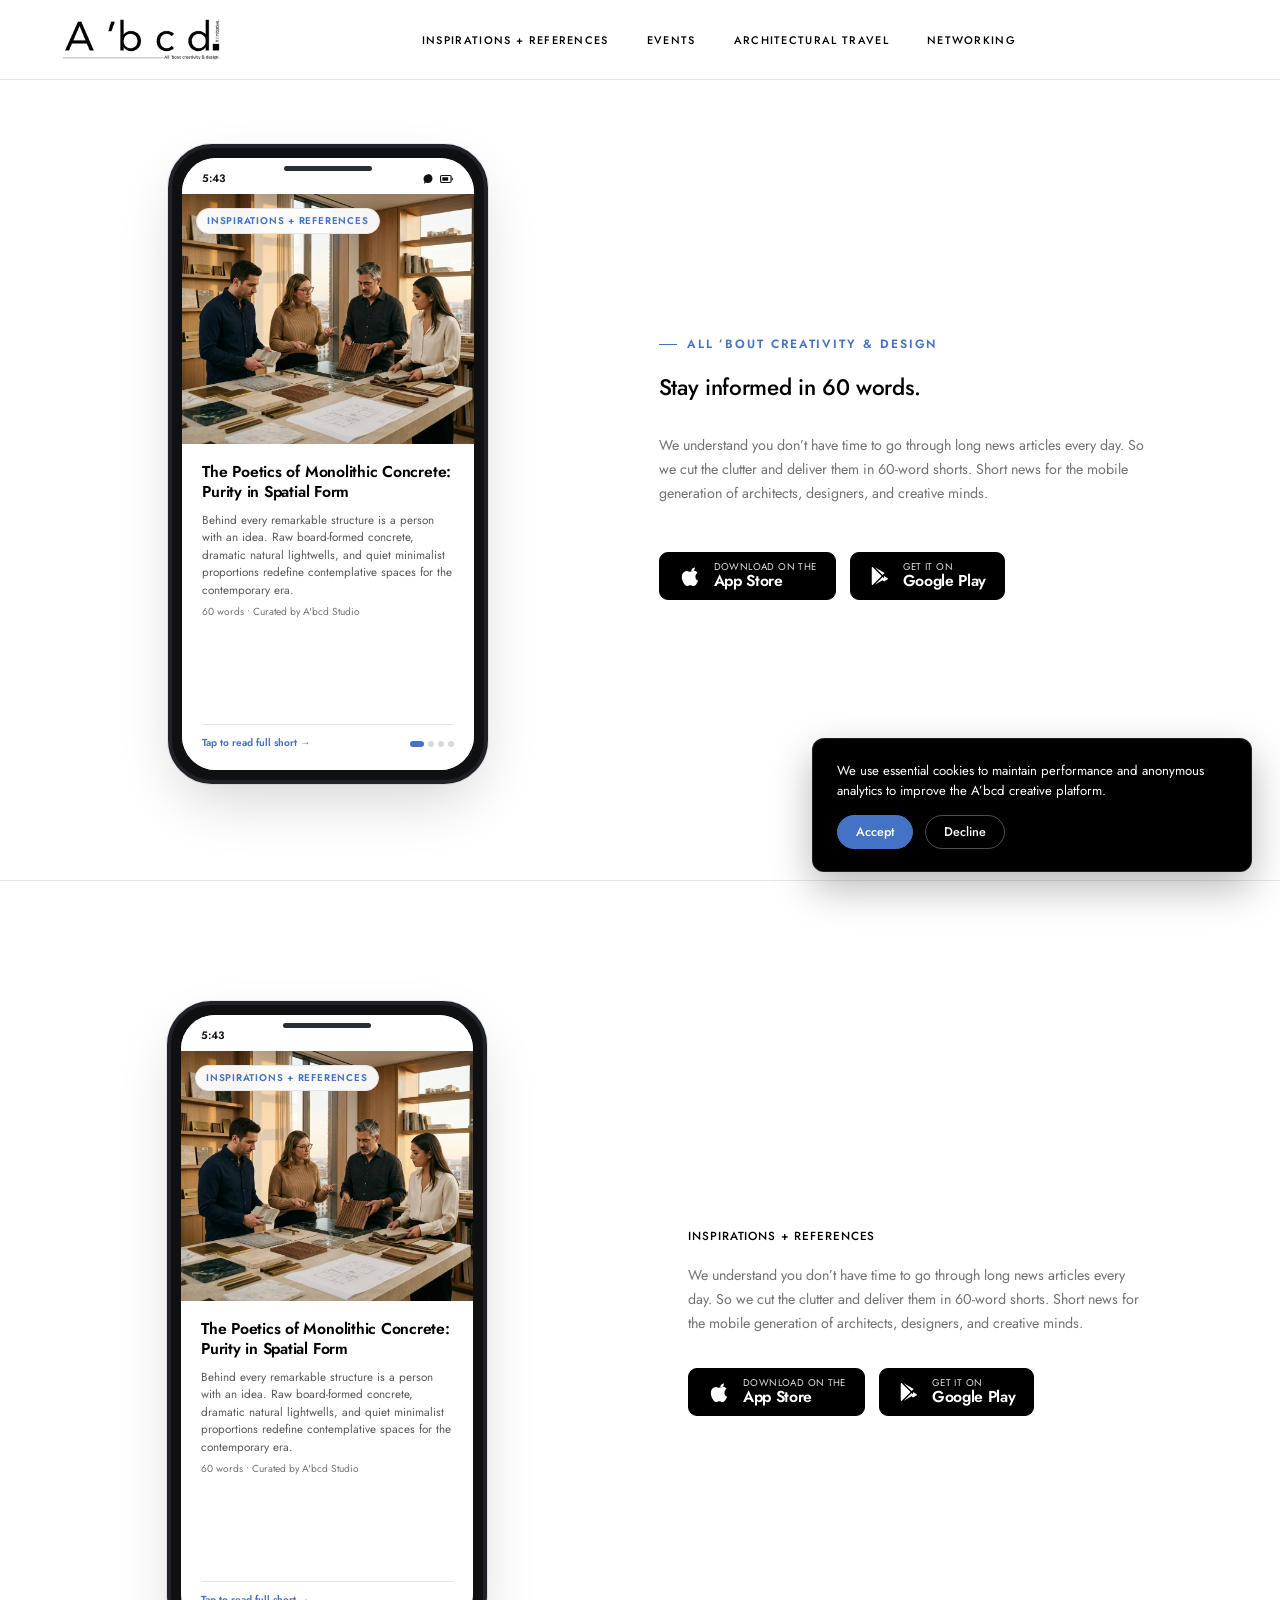
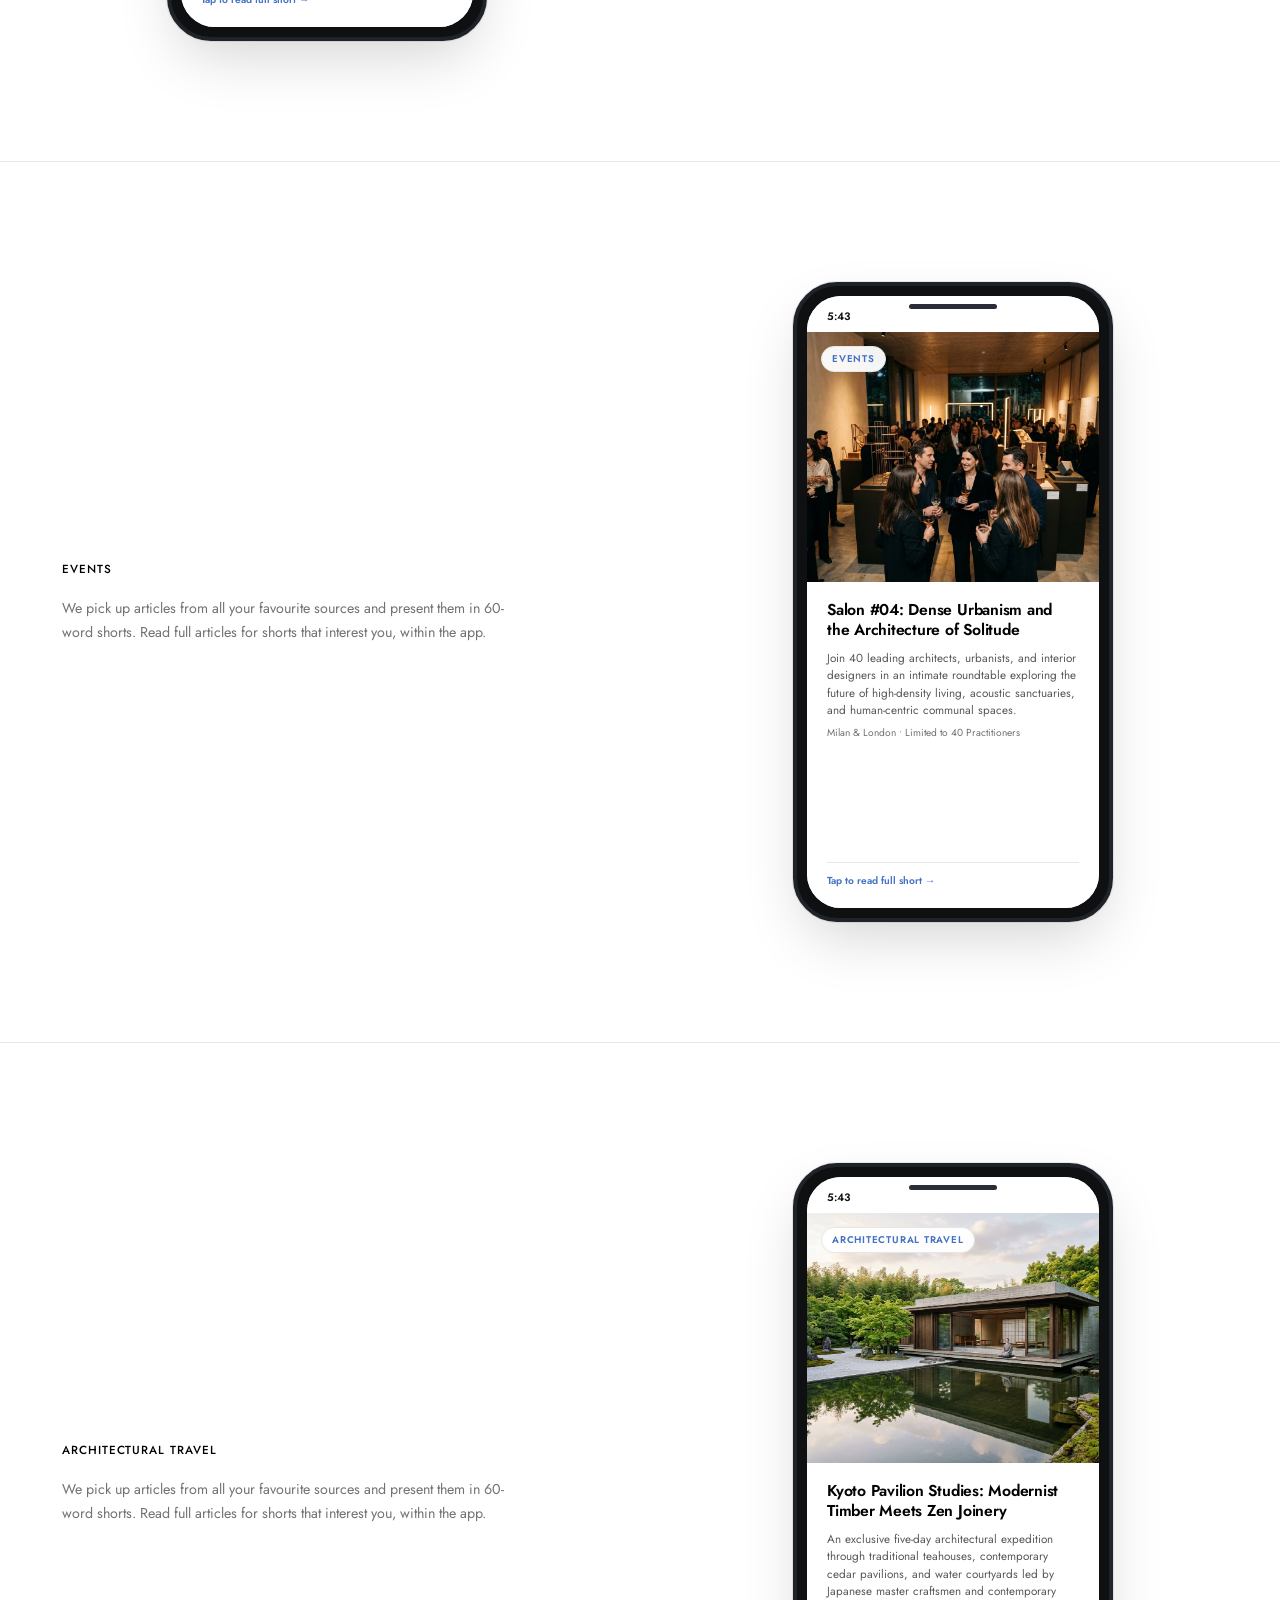
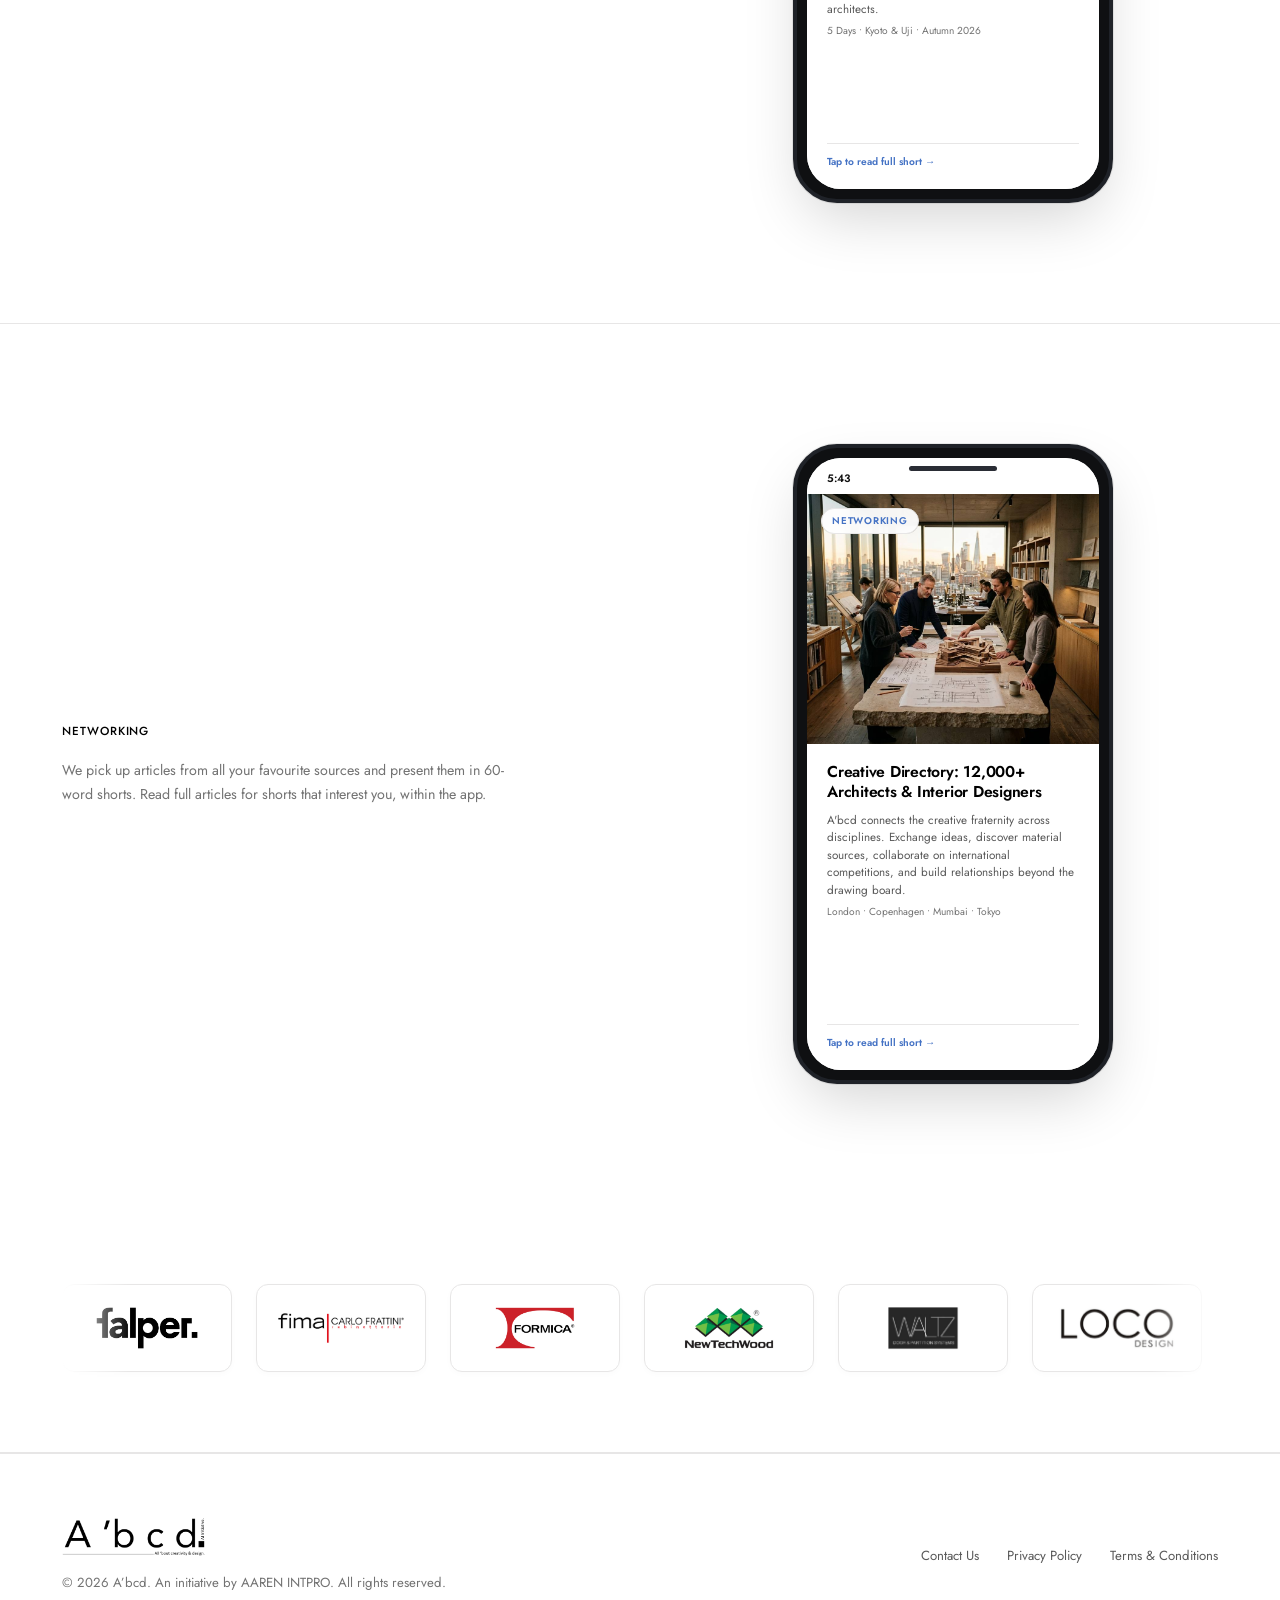
<file: index.html>
<!DOCTYPE html>
<html lang="en">
<head>
  <meta charset="utf-8" />
  <meta name="viewport" content="width=device-width, initial-scale=1.0" />
  <title>A’bcd — all ’bout creativity &amp; design | An initiative by AAREN INTPRO</title>
  <meta name="description" content="A’bcd brings architects, interior designers, and the wider creative fraternity together to discover curated 60-word design intelligence, inspirations, events, architectural travel, and networking." />
  <link rel="icon" type="image/png" href="images/reference/logo.png" />
  <link rel="apple-touch-icon" href="images/reference/logo.png" />
  <link rel="preconnect" href="https://fonts.googleapis.com" />
  <link rel="preconnect" href="https://fonts.gstatic.com" crossorigin />
  <link href="https://fonts.googleapis.com/css2?family=Cormorant+Garamond:ital,wght@0,400;0,500;0,600;1,400;1,500&amp;family=Jost:wght@300;400;500;600;700&amp;display=swap" rel="stylesheet" />
  <link rel="stylesheet" href="style.css" />
</head>
<body>

  <!-- Site Header -->
  <header class="site-header">
    <div class="container header-container">
      <a href="#hero" class="brand-link" aria-label="A’bcd — All ’bout creativity &amp; design Home">
        <img src="images/reference/logo.png" alt="A’bcd — all ’bout creativity &amp; design" class="brand-logo-image" width="165" height="44" />
      </a>
      
      <nav class="main-nav" id="mainNav" aria-label="Main Navigation">
        <ul class="nav-list">
          <li><a href="#inspirations" class="nav-link">Inspirations + References</a></li>
          <li><a href="#events" class="nav-link">Events</a></li>
          <li><a href="#travel" class="nav-link">Architectural Travel</a></li>
          <li><a href="#networking" class="nav-link">Networking</a></li>
        </ul>
      </nav>

      <div class="header-actions">
        <button class="menu-toggle" id="menuToggle" aria-label="Toggle navigation menu" aria-expanded="false" aria-controls="mainNav">
          <span></span>
          <span></span>
          <span></span>
        </button>
      </div>
    </div>
  </header>

  <main>
    <!-- Slide 1: Hero Section -->
    <section class="hero-section" id="hero">
      <div class="container hero-grid">
        <!-- Left: Interactive Smartphone Mockup -->
        <div class="phone-mockup-wrapper">
          <div class="phone-mockup">
            <div class="phone-screen">
              <div class="phone-status-bar">
                <span>5:43</span>
                <div class="phone-status-icons">
                  <svg width="12" height="12" viewBox="0 0 24 24" fill="currentColor">
                    <path d="M12 3c-4.97 0-9 4.03-9 9 0 2.12.74 4.07 1.97 5.61L4.35 19.4c-.39.39-.39 1.02 0 1.41.39.39 1.02.39 1.41 0l1.9-1.9C9.28 19.57 10.59 20 12 20c4.97 0 9-4.03 9-9s-4.03-9-9-9z"/>
                  </svg>
                  <svg width="14" height="10" viewBox="0 0 24 16" fill="currentColor">
                    <rect x="1" y="2" width="18" height="12" rx="2" fill="none" stroke="currentColor" stroke-width="2"/>
                    <rect x="4" y="5" width="10" height="6" fill="currentColor"/>
                    <path d="M21 6v4" stroke="currentColor" stroke-width="2"/>
                  </svg>
                </div>
              </div>

              <!-- Live Card Container -->
              <div class="phone-card" id="phoneLiveCard" title="Tap to read full piece" style="cursor: pointer;">
                <div class="phone-card-media">
                  <img id="phoneCardImg" src="images/reference/hero_card.jpeg" alt="The Poetics of Monolithic Concrete: Purity in Spatial Form" class="phone-card-img" />
                  <span class="phone-card-badge" id="phoneCardBadge">Inspirations + References</span>
                </div>
                <div class="phone-card-body">
                  <div>
                    <h4 class="phone-card-headline" id="phoneCardHeadline">The Poetics of Monolithic Concrete: Purity in Spatial Form</h4>
                    <p class="phone-card-text" id="phoneCardText">Behind every remarkable structure is a person with an idea. Raw board-formed concrete, dramatic natural lightwells, and quiet minimalist proportions redefine contemplative spaces for the contemporary era.</p>
                    <p class="phone-card-meta" id="phoneCardMeta">60 words • Curated by A'bcd Studio</p>
                  </div>
                  <div class="phone-card-footer">
                    <span class="phone-tap-prompt">Tap to read full short →</span>
                    <div class="phone-swipe-indicator">
                      <span class="phone-dot active" data-index="0" title="Inspirations"></span>
                      <span class="phone-dot" data-index="1" title="Events"></span>
                      <span class="phone-dot" data-index="2" title="Architectural Travel"></span>
                      <span class="phone-dot" data-index="3" title="Networking"></span>
                    </div>
                  </div>
                </div>
              </div>
            </div>
          </div>
        </div>

        <!-- Right: Editorial Presentation Copy & Official Store Badges -->
        <div class="hero-copy">
          <div class="hero-header-block">
            <span class="category-eyebrow">All ’bout creativity &amp; design</span>
            <h1 class="hero-title">Stay informed in 60 words.</h1>
          </div>
          <p class="lead-body hero-description">
            We understand you don’t have time to go through long news articles every day. So we cut the clutter and deliver them in 60-word shorts. Short news for the mobile generation of architects, designers, and creative minds.
          </p>
          
          <div class="store-badges">
            <a href="https://apps.apple.com" target="_blank" rel="noopener" class="store-badge" aria-label="Download on the App Store">
              <svg width="24" height="24" viewBox="0 0 24 24">
                <path d="M18.71 19.5c-.83 1.24-1.71 2.45-3.05 2.47-1.34.03-1.77-.79-3.29-.79-1.53 0-2 .77-3.27.82-1.31.05-2.3-1.32-3.14-2.53C4.25 17 2.94 12.45 4.7 9.39c.87-1.52 2.43-2.48 4.12-2.51 1.28-.02 2.5.87 3.29.87.78 0 2.26-1.07 3.81-.91.65.03 2.47.26 3.64 1.98-.09.06-2.17 1.28-2.15 3.81.03 3.02 2.65 4.03 2.68 4.04-.03.07-.42 1.44-1.38 2.83M15.97 6.37c.61-.75 1.04-1.8 0.92-2.87-.9.04-2.02.6-2.66 1.34-.56.64-1.05 1.71-.92 2.74 1.01.08 2.05-.46 2.66-1.21z"/>
              </svg>
              <div class="store-badge-text">
                <span class="caption">Download on the</span>
                <span class="store-name">App Store</span>
              </div>
            </a>
            <a href="https://play.google.com/store" target="_blank" rel="noopener" class="store-badge" aria-label="Get it on Google Play">
              <svg width="22" height="24" viewBox="0 0 24 24">
                <path d="M3.609 1.814L13.792 12 3.61 22.186c-.37-.367-.61-.91-.61-1.554V3.368c0-.644.24-1.187.61-1.554zm11.24 11.243l2.25 2.25-10.742 6.138 8.492-8.388zm0-2.114L6.357 2.555l10.742 6.138-2.25 2.25zm1.536 1.057l3.666 2.095c.87.498.87 1.314 0 1.812l-3.666 2.095-2.023-2.023 2.023-1.979z"/>
              </svg>
              <div class="store-badge-text">
                <span class="caption">GET IT ON</span>
                <span class="store-name">Google Play</span>
              </div>
            </a>
          </div>
        </div>
      </div>
    </section>

    <!-- Slide 2: Inspirations + References -->
    <section class="ppt-section" id="inspirations">
      <div class="container ppt-grid ppt-left">
        <!-- Phone Mockup on Left -->
        <div class="phone-mockup-wrapper">
          <div class="phone-mockup">
            <div class="phone-screen">
              <div class="phone-status-bar">
                <span>5:43</span>
              </div>
              <div class="phone-card" data-read-short data-category="Inspirations + References" data-headline="The Poetics of Monolithic Concrete: Purity in Spatial Form" data-img="images/reference/inspirations_card.jpeg" data-text="Behind every remarkable structure is a person with an idea. Raw board-formed concrete, dramatic natural lightwells, and quiet minimalist proportions redefine contemplative spaces for the contemporary era." data-meta="60 words • Curated by A'bcd Studio" style="cursor: pointer;">
                <div class="phone-card-media">
                  <img src="images/reference/inspirations_card.jpeg" alt="Inspirations + References" class="phone-card-img" />
                  <span class="phone-card-badge">Inspirations + References</span>
                </div>
                <div class="phone-card-body">
                  <div>
                    <h4 class="phone-card-headline">The Poetics of Monolithic Concrete: Purity in Spatial Form</h4>
                    <p class="phone-card-text">Behind every remarkable structure is a person with an idea. Raw board-formed concrete, dramatic natural lightwells, and quiet minimalist proportions redefine contemplative spaces for the contemporary era.</p>
                    <p class="phone-card-meta">60 words • Curated by A'bcd Studio</p>
                  </div>
                  <div class="phone-card-footer">
                    <span class="phone-tap-prompt">Tap to read full short →</span>
                  </div>
                </div>
              </div>
            </div>
          </div>
        </div>

        <!-- Copy on Right -->
        <div class="ppt-copy">
          <span class="ppt-label">Inspirations + References</span>
          <p class="lead-body">
            We understand you don’t have time to go through long news articles every day. So we cut the clutter and deliver them in 60-word shorts. Short news for the mobile generation of architects, designers, and creative minds.
          </p>
          <div class="store-badges">
            <a href="https://apps.apple.com" target="_blank" rel="noopener" class="store-badge" aria-label="Download on the App Store">
              <svg width="24" height="24" viewBox="0 0 24 24">
                <path d="M18.71 19.5c-.83 1.24-1.71 2.45-3.05 2.47-1.34.03-1.77-.79-3.29-.79-1.53 0-2 .77-3.27.82-1.31.05-2.3-1.32-3.14-2.53C4.25 17 2.94 12.45 4.7 9.39c.87-1.52 2.43-2.48 4.12-2.51 1.28-.02 2.5.87 3.29.87.78 0 2.26-1.07 3.81-.91.65.03 2.47.26 3.64 1.98-.09.06-2.17 1.28-2.15 3.81.03 3.02 2.65 4.03 2.68 4.04-.03.07-.42 1.44-1.38 2.83M15.97 6.37c.61-.75 1.04-1.8 0.92-2.87-.9.04-2.02.6-2.66 1.34-.56.64-1.05 1.71-.92 2.74 1.01.08 2.05-.46 2.66-1.21z"/>
              </svg>
              <div class="store-badge-text">
                <span class="caption">Download on the</span>
                <span class="store-name">App Store</span>
              </div>
            </a>
            <a href="https://play.google.com/store" target="_blank" rel="noopener" class="store-badge" aria-label="Get it on Google Play">
              <svg width="22" height="24" viewBox="0 0 24 24">
                <path d="M3.609 1.814L13.792 12 3.61 22.186c-.37-.367-.61-.91-.61-1.554V3.368c0-.644.24-1.187.61-1.554zm11.24 11.243l2.25 2.25-10.742 6.138 8.492-8.388zm0-2.114L6.357 2.555l10.742 6.138-2.25 2.25zm1.536 1.057l3.666 2.095c.87.498.87 1.314 0 1.812l-3.666 2.095-2.023-2.023 2.023-1.979z"/>
              </svg>
              <div class="store-badge-text">
                <span class="caption">GET IT ON</span>
                <span class="store-name">Google Play</span>
              </div>
            </a>
          </div>
        </div>
      </div>
    </section>

    <!-- Slide 3: Events -->
    <section class="ppt-section" id="events">
      <div class="container ppt-grid ppt-right">
        <!-- Copy on Left -->
        <div class="ppt-copy">
          <span class="ppt-label">Events</span>
          <p class="lead-body">
            We pick up articles from all your favourite sources and present them in 60-word shorts. Read full articles for shorts that interest you, within the app.
          </p>
        </div>

        <!-- Phone Mockup on Right -->
        <div class="phone-mockup-wrapper">
          <div class="phone-mockup">
            <div class="phone-screen">
              <div class="phone-status-bar">
                <span>5:43</span>
              </div>
              <div class="phone-card" data-read-short data-category="Events" data-headline="Salon #04: Dense Urbanism and the Architecture of Solitude" data-img="images/reference/events_card.jpeg" data-text="Join 40 leading architects, urbanists, and interior designers in an intimate roundtable exploring the future of high-density living, acoustic sanctuaries, and human-centric communal spaces." data-meta="Milan & London • Limited to 40 Practitioners" style="cursor: pointer;">
                <div class="phone-card-media">
                  <img src="images/reference/events_card.jpeg" alt="Events" class="phone-card-img" />
                  <span class="phone-card-badge">Events</span>
                </div>
                <div class="phone-card-body">
                  <div>
                    <h4 class="phone-card-headline">Salon #04: Dense Urbanism and the Architecture of Solitude</h4>
                    <p class="phone-card-text">Join 40 leading architects, urbanists, and interior designers in an intimate roundtable exploring the future of high-density living, acoustic sanctuaries, and human-centric communal spaces.</p>
                    <p class="phone-card-meta">Milan &amp; London • Limited to 40 Practitioners</p>
                  </div>
                  <div class="phone-card-footer">
                    <span class="phone-tap-prompt">Tap to read full short →</span>
                  </div>
                </div>
              </div>
            </div>
          </div>
        </div>
      </div>
    </section>

    <!-- Slide 4: Architectural Travel -->
    <section class="ppt-section" id="travel">
      <div class="container ppt-grid ppt-right">
        <!-- Copy on Left -->
        <div class="ppt-copy">
          <span class="ppt-label">Architectural Travel</span>
          <p class="lead-body">
            We pick up articles from all your favourite sources and present them in 60-word shorts. Read full articles for shorts that interest you, within the app.
          </p>
        </div>

        <!-- Phone Mockup on Right -->
        <div class="phone-mockup-wrapper">
          <div class="phone-mockup">
            <div class="phone-screen">
              <div class="phone-status-bar">
                <span>5:43</span>
              </div>
              <div class="phone-card" data-read-short data-category="Architectural Travel" data-headline="Kyoto Pavilion Studies: Modernist Timber Meets Zen Joinery" data-img="images/reference/travel_card.jpeg" data-text="An exclusive five-day architectural expedition through traditional teahouses, contemporary cedar pavilions, and water courtyards led by Japanese master craftsmen and contemporary architects." data-meta="5 Days • Kyoto & Uji • Autumn 2026" style="cursor: pointer;">
                <div class="phone-card-media">
                  <img src="images/reference/travel_card.jpeg" alt="Architectural Travel" class="phone-card-img" />
                  <span class="phone-card-badge">Architectural Travel</span>
                </div>
                <div class="phone-card-body">
                  <div>
                    <h4 class="phone-card-headline">Kyoto Pavilion Studies: Modernist Timber Meets Zen Joinery</h4>
                    <p class="phone-card-text">An exclusive five-day architectural expedition through traditional teahouses, contemporary cedar pavilions, and water courtyards led by Japanese master craftsmen and contemporary architects.</p>
                    <p class="phone-card-meta">5 Days • Kyoto &amp; Uji • Autumn 2026</p>
                  </div>
                  <div class="phone-card-footer">
                    <span class="phone-tap-prompt">Tap to read full short →</span>
                  </div>
                </div>
              </div>
            </div>
          </div>
        </div>
      </div>
    </section>

    <!-- Slide 5: Networking -->
    <section class="ppt-section" id="networking">
      <div class="container ppt-grid ppt-right">
        <!-- Copy on Left -->
        <div class="ppt-copy">
          <span class="ppt-label">Networking</span>
          <p class="lead-body">
            We pick up articles from all your favourite sources and present them in 60-word shorts. Read full articles for shorts that interest you, within the app.
          </p>
        </div>

        <!-- Phone Mockup on Right -->
        <div class="phone-mockup-wrapper">
          <div class="phone-mockup">
            <div class="phone-screen">
              <div class="phone-status-bar">
                <span>5:43</span>
              </div>
              <div class="phone-card" data-read-short data-category="Networking" data-headline="Creative Directory: 12,000+ Architects & Interior Designers" data-img="images/reference/networking_card.jpeg" data-text="A'bcd connects the creative fraternity across disciplines. Exchange ideas, discover material sources, collaborate on international competitions, and build relationships beyond the drawing board." data-meta="London • Copenhagen • Mumbai • Tokyo" style="cursor: pointer;">
                <div class="phone-card-media">
                  <img src="images/reference/networking_card.jpeg" alt="Networking" class="phone-card-img" />
                  <span class="phone-card-badge">Networking</span>
                </div>
                <div class="phone-card-body">
                  <div>
                    <h4 class="phone-card-headline">Creative Directory: 12,000+ Architects &amp; Interior Designers</h4>
                    <p class="phone-card-text">A'bcd connects the creative fraternity across disciplines. Exchange ideas, discover material sources, collaborate on international competitions, and build relationships beyond the drawing board.</p>
                    <p class="phone-card-meta">London • Copenhagen • Mumbai • Tokyo</p>
                  </div>
                  <div class="phone-card-footer">
                    <span class="phone-tap-prompt">Tap to read full short →</span>
                  </div>
                </div>
              </div>
            </div>
          </div>
        </div>
      </div>
    </section>

    <!-- Brands Carousel Section -->
    <section class="brands-section" id="brands">
      <div class="container">
        <div class="brands-marquee" aria-label="Brand partners">
          <div class="brands-track">
            <!-- Group 1 -->
            <div class="brand-box" title="Falper - Italian Luxury Bathrooms">
              <img src="images/brands/brand_clean_01.png" alt="Falper" class="brand-card-logo" />
            </div>
            <div class="brand-box" title="Fima Carlo Frattini - Italian Rubinetterie">
              <img src="images/brands/brand_clean_02.png" alt="Fima Carlo Frattini" class="brand-card-logo" />
            </div>
            <div class="brand-box" title="Formica - Architectural Laminates">
              <img src="images/brands/brand_clean_03.png" alt="Formica" class="brand-card-logo" />
            </div>
            <div class="brand-box" title="NewTechWood - Architectural Cladding">
              <img src="images/brands/brand_clean_04.png" alt="NewTechWood" class="brand-card-logo" />
            </div>
            <div class="brand-box" title="Waltz - Door &amp; Partition Systems">
              <img src="images/brands/brand_clean_05.png" alt="Waltz" class="brand-card-logo" />
            </div>
            <div class="brand-box" title="Loco Design - Luxury Furniture &amp; Craft">
              <img src="images/brands/brand_clean_06.png" alt="Loco Design" class="brand-card-logo" />
            </div>
            <div class="brand-box" title="WOW - Ceramic Tile Architecture">
              <img src="images/brands/brand_clean_07.png" alt="WOW" class="brand-card-logo" />
            </div>
            <div class="brand-box" title="Slashform - Parametric &amp; Architectural Fabrication">
              <img src="images/brands/brand_clean_08.png" alt="Slashform" class="brand-card-logo" />
            </div>
            <div class="brand-box" title="Peel Ply - High Performance Veneers">
              <img src="images/brands/brand_clean_09.png" alt="Peel Ply" class="brand-card-logo" />
            </div>
            <div class="brand-box" title="Bodaq - Hyundai Interior Film">
              <img src="images/brands/brand_clean_10.png" alt="Bodaq" class="brand-card-logo" />
            </div>
            <div class="brand-box" title="IW Surfaces - Architectural Finishes">
              <img src="images/brands/brand_clean_11.png" alt="IW" class="brand-card-logo" />
            </div>
            <div class="brand-box" title="Agape - Italian Design Bathrooms">
              <img src="images/brands/brand_clean_12.png" alt="Agape" class="brand-card-logo" />
            </div>
            <div class="brand-box" title="Mirage - Porcelain Stoneware Architecture">
              <img src="images/brands/brand_clean_13.png" alt="Mirage" class="brand-card-logo" />
            </div>
            <div class="brand-box" title="Mafi - Austrian Natural Wood Floors">
              <img src="images/brands/brand_clean_14.png" alt="Mafi" class="brand-card-logo" />
            </div>
            <div class="brand-box" title="Inclass Veneer - Architectural Timber Surfaces">
              <img src="images/brands/brand_clean_15.png" alt="Inclass Veneer" class="brand-card-logo" />
            </div>
            <div class="brand-box" title="Inkiostro Bianco - Bespoke Surfaces &amp; Wallpapers">
              <img src="images/brands/brand_clean_16.png" alt="Inkiostro Bianco" class="brand-card-logo" />
            </div>
            <div class="brand-box" title="Casamia - Luxury Furniture &amp; Interior Architecture">
              <img src="images/brands/brand_clean_17.png" alt="Casamia" class="brand-card-logo" />
            </div>
            <div class="brand-box" title="Tempesta - Architectural Concrete &amp; Luxury Surfaces">
              <img src="images/brands/brand_clean_18.png" alt="Tempesta" class="brand-card-logo" />
            </div>
            <!-- Duplicate Group 2 for seamless loop -->
            <div class="brand-box" aria-hidden="true">
              <img src="images/brands/brand_clean_01.png" alt="" class="brand-card-logo" />
            </div>
            <div class="brand-box" aria-hidden="true">
              <img src="images/brands/brand_clean_02.png" alt="" class="brand-card-logo" />
            </div>
            <div class="brand-box" aria-hidden="true">
              <img src="images/brands/brand_clean_03.png" alt="" class="brand-card-logo" />
            </div>
            <div class="brand-box" aria-hidden="true">
              <img src="images/brands/brand_clean_04.png" alt="" class="brand-card-logo" />
            </div>
            <div class="brand-box" aria-hidden="true">
              <img src="images/brands/brand_clean_05.png" alt="" class="brand-card-logo" />
            </div>
            <div class="brand-box" aria-hidden="true">
              <img src="images/brands/brand_clean_06.png" alt="" class="brand-card-logo" />
            </div>
            <div class="brand-box" aria-hidden="true">
              <img src="images/brands/brand_clean_07.png" alt="" class="brand-card-logo" />
            </div>
            <div class="brand-box" aria-hidden="true">
              <img src="images/brands/brand_clean_08.png" alt="" class="brand-card-logo" />
            </div>
            <div class="brand-box" aria-hidden="true">
              <img src="images/brands/brand_clean_09.png" alt="" class="brand-card-logo" />
            </div>
            <div class="brand-box" aria-hidden="true">
              <img src="images/brands/brand_clean_10.png" alt="" class="brand-card-logo" />
            </div>
            <div class="brand-box" aria-hidden="true">
              <img src="images/brands/brand_clean_11.png" alt="" class="brand-card-logo" />
            </div>
            <div class="brand-box" aria-hidden="true">
              <img src="images/brands/brand_clean_12.png" alt="" class="brand-card-logo" />
            </div>
            <div class="brand-box" aria-hidden="true">
              <img src="images/brands/brand_clean_13.png" alt="" class="brand-card-logo" />
            </div>
            <div class="brand-box" aria-hidden="true">
              <img src="images/brands/brand_clean_14.png" alt="" class="brand-card-logo" />
            </div>
            <div class="brand-box" aria-hidden="true">
              <img src="images/brands/brand_clean_15.png" alt="" class="brand-card-logo" />
            </div>
            <div class="brand-box" aria-hidden="true">
              <img src="images/brands/brand_clean_16.png" alt="" class="brand-card-logo" />
            </div>
            <div class="brand-box" aria-hidden="true">
              <img src="images/brands/brand_clean_17.png" alt="" class="brand-card-logo" />
            </div>
            <div class="brand-box" aria-hidden="true">
              <img src="images/brands/brand_clean_18.png" alt="" class="brand-card-logo" />
            </div>
          </div>
        </div>
      </div>
    </section>
  </main>

  <!-- Site Footer -->
  <footer class="site-footer">
    <div class="container footer-inner">
      <div class="footer-brand">
        <a href="#hero" aria-label="A'bcd Home">
          <img src="images/reference/logo.png" alt="A’bcd — all ’bout creativity &amp; design" class="footer-logo-img" width="160" height="43" />
        </a>
        <p style="margin-top: 4px;">© 2026 A’bcd. An initiative by AAREN INTPRO. All rights reserved.</p>
      </div>
      <ul class="footer-nav">
        <li><button data-open="contactDlg">Contact Us</button></li>
        <li><button data-open="privacyDlg">Privacy Policy</button></li>
        <li><button data-open="termsDlg">Terms &amp; Conditions</button></li>
      </ul>
    </div>
  </footer>

  <!-- Dialogs & Modals -->
  <!-- Join Modal -->
  <dialog id="joinDlg" aria-labelledby="joinTitle">
    <button class="modal-close-btn" data-close aria-label="Close dialog">&times;</button>
    <h3 id="joinTitle">Become a member</h3>
    <p>Join architects, interior designers, and creative professionals shaping our built environment.</p>
    <form data-form>
      <label>
        Full name
        <input name="name" placeholder="e.g. Ar. Elena Vance" required autocomplete="name" />
      </label>
      <label>
        Email address
        <input type="email" name="email" placeholder="elena@studioforma.com" required autocomplete="email" />
      </label>
      <label>
        Studio, firm or practice
        <input name="firm" placeholder="e.g. Studio Forma" />
      </label>
      <label>
        Discipline
        <select name="discipline" required>
          <option value="">Select your discipline</option>
          <option>Architecture</option>
          <option>Interior Design</option>
          <option>Landscape &amp; Urban Design</option>
          <option>Materials, Lighting &amp; Furniture</option>
          <option>Other Creative Profession</option>
        </select>
      </label>
      <label>
        City &amp; Country
        <input name="city" placeholder="e.g. London, United Kingdom" />
      </label>
      <button type="submit" class="btn btn-primary" style="margin-top: 8px;">Submit application</button>
      <div class="form-feedback-ok" role="status">Thank you. Your application has been received. Our team will review your credentials shortly.</div>
    </form>
  </dialog>

  <!-- Contact Modal -->
  <dialog id="contactDlg" aria-labelledby="contactTitle">
    <button class="modal-close-btn" data-close aria-label="Close dialog">&times;</button>
    <h3 id="contactTitle">Get in touch</h3>
    <p>Suggest a gathering, inquire about an architectural expedition, or share an idea with our team.</p>
    <form data-form>
      <label>
        Full name
        <input name="name" placeholder="Your name" required autocomplete="name" />
      </label>
      <label>
        Email address
        <input type="email" name="email" placeholder="yourname@domain.com" required autocomplete="email" />
      </label>
      <label>
        Message
        <textarea name="msg" placeholder="Tell us how we can help or collaborate..." rows="4" required></textarea>
      </label>
      <button type="submit" class="btn btn-primary" style="margin-top: 8px;">Send message</button>
      <div class="form-feedback-ok" role="status">Thank you. Your message has been dispatched to the A’bcd community team.</div>
    </form>
  </dialog>

  <!-- Terms & Conditions Modal -->
  <dialog id="termsDlg" aria-labelledby="termsTitle">
    <button class="modal-close-btn" data-close aria-label="Close dialog">&times;</button>
    <h3 id="termsTitle">Terms &amp; Conditions</h3>
    <h4 style="margin-top: 20px; font-weight: 600;">Community Spirit</h4>
    <p style="margin-top: 6px;">A’bcd is a space for mutual professional respect. Members engage constructively and keep all architectural dialogues and salons welcoming.</p>
    <h4 style="margin-top: 16px; font-weight: 600;">Intellectual Property &amp; Attribution</h4>
    <p style="margin-top: 6px;">Designs, models, and concepts shared within A’bcd gatherings remain the intellectual property of their respective creators. Clear attribution is required.</p>
    <h4 style="margin-top: 16px; font-weight: 600;">Membership Review</h4>
    <p style="margin-top: 6px;">Membership is subject to periodic review by the community committee to maintain high standards of professional engagement.</p>
  </dialog>

  <!-- Privacy Policy Modal -->
  <dialog id="privacyDlg" aria-labelledby="privacyTitle">
    <button class="modal-close-btn" data-close aria-label="Close dialog">&times;</button>
    <h3 id="privacyTitle">Privacy Policy</h3>
    <h4 style="margin-top: 20px; font-weight: 600;">Information We Collect</h4>
    <p style="margin-top: 6px;">When applying to join A’bcd or registering for events, we collect professional contact details (name, email, discipline, practice name).</p>
    <h4 style="margin-top: 16px; font-weight: 600;">Purpose of Data Use</h4>
    <p style="margin-top: 6px;">We use your information exclusively to administer membership, send invitations to salons and architectural expeditions, and publish community directories. We do not sell data.</p>
    <h4 style="margin-top: 16px; font-weight: 600;">Data Rights</h4>
    <p style="margin-top: 6px;">You may request updates, corrections, or deletion of your profile data at any time by contacting our community team.</p>
  </dialog>

  <!-- 60-Word Short Reader Modal -->
  <dialog id="cardDetailDlg" aria-labelledby="readerTitle">
    <button class="modal-close-btn" data-close aria-label="Close dialog">&times;</button>
    <div class="reader-modal-header">
      <span class="category-eyebrow" id="readerCategory">Inspirations</span>
      <h3 id="readerTitle" style="font-size: 1.6rem; margin-top: 4px;">Story Title</h3>
      <p id="readerMeta" style="font-size: 0.82rem; color: var(--color-accent); margin-top: 4px;">60 Words • A'bcd Editorial</p>
    </div>
    <div class="reader-modal-media">
      <img id="readerImage" src="images/reference/hero_card.jpeg" alt="Short media" />
    </div>
    <div class="reader-short-box">
      <p id="readerShort" style="color: var(--text-black); font-size: 1.02rem; line-height: 1.7;"></p>
    </div>
    <div style="margin-top: 24px; display: flex; justify-content: flex-end; gap: 12px;">
      <button class="btn btn-outline btn-sm" data-close>Close</button>
      <button class="btn btn-primary btn-sm" data-open="joinDlg">Join to Save &amp; Discuss</button>
    </div>
  </dialog>

  <!-- Cookie Consent Banner -->
  <div class="cookie-banner" id="cookieBanner" role="region" aria-label="Cookie consent banner">
    <p>We use essential cookies to maintain performance and anonymous analytics to improve the A’bcd creative platform.</p>
    <div class="cookie-row">
      <button type="button" class="cookie-btn accept" id="cookieAccept">Accept</button>
      <button type="button" class="cookie-btn" id="cookieDecline">Decline</button>
    </div>
  </div>

  <script src="script.js"></script>
</body>
</html>
</file>
<file: style.css>
/* ==========================================================================
   ABCD — ALL 'BOUT CREATIVITY & DESIGN
   Strict Color Matching System — ABCD Presentation PPTX Reference
   Theme Colors:
     - Primary Background: #FFFFFF (Clean White)
     - Primary Text / Brand: #000000 (Black)
     - Primary Accent: #4472C4 (PowerPoint Theme Accent 1)
     - Secondary Blue: #5498F1 (Presentation Headline Blue)
     - Dark Blue Hover: #2F5597
     - Secondary Text: #595959 / #727272 (Presentation Dark Gray)
     - Subtle Borders: #E7E6E6 / #E0E0E0 (PowerPoint Light 2)
     - Subtle Blue Tint: #F0F4FA / rgba(68, 114, 196, 0.08)
   ========================================================================== */

:root {
  /* Primary Backgrounds */
  --bg-primary: #FFFFFF;
  --bg-secondary: #FAFAFA;
  --bg-surface: #F5F7FA;
  --bg-card: #FFFFFF;
  --bg-card-hover: #FFFFFF;

  /* Typography / Text Colors */
  --text-primary: #000000;
  --text-dark: #111111;
  --text-charcoal: #2A2A2A;
  --text-body: #595959;
  --text-muted: #727272;
  --text-subtle: #949494;

  /* Primary Accent: Exact PowerPoint Theme Accent 1 */
  --color-accent: #4472C4;
  --color-accent-vibrant: #5498F1;
  --color-accent-dark: #2F5597;
  --color-accent-soft: rgba(68, 114, 196, 0.08);
  --color-accent-hover: rgba(68, 114, 196, 0.14);
  --color-accent-tint: #F0F4FA;

  /* Borders & Hairlines: PowerPoint Theme Light 2 (#E7E6E6) */
  --border-hairline: #E7E6E6;
  --border-light: #D9D9D9;
  --border-dark: #000000;

  /* Typography Families */
  --font-sans: 'Jost', -apple-system, BlinkMacSystemFont, 'Segoe UI', Roboto, sans-serif;
  --font-serif: 'Cormorant Garamond', Garamond, Georgia, serif;
  --font-mono: ui-monospace, SFMono-Regular, Menlo, Monaco, Consolas, monospace;

  /* Geometry & Layout */
  --header-height: 80px;
  --max-width: 1220px;
  --radius-sm: 6px;
  --radius-md: 12px;
  --radius-lg: 20px;
  --radius-pill: 9999px;

  /* Elevation */
  --shadow-subtle: 0 4px 18px rgba(0, 0, 0, 0.04);
  --shadow-card: 0 10px 32px rgba(0, 0, 0, 0.06);
  --shadow-phone: 0 24px 60px -12px rgba(0, 0, 0, 0.18), 0 0 0 1px rgba(0, 0, 0, 0.08);
  --shadow-modal: 0 30px 90px rgba(0, 0, 0, 0.28);
}

/* Base Reset */
*, *::before, *::after {
  box-sizing: border-box;
  margin: 0;
  padding: 0;
}

html {
  font-family: var(--font-sans);
  font-size: 15px;
  line-height: 1.65;
  color: var(--text-body);
  background-color: var(--bg-primary);
  scroll-behavior: smooth;
  scroll-padding-top: calc(var(--header-height) + 24px);
  -webkit-font-smoothing: antialiased;
  -moz-osx-font-smoothing: grayscale;
}

body {
  min-height: 100vh;
  background-color: var(--bg-primary);
  color: var(--text-body);
  overflow-x: hidden;
}

img {
  display: block;
  max-width: 100%;
  height: auto;
}

a {
  color: inherit;
  text-decoration: none;
  transition: color 0.2s ease, opacity 0.2s ease, border-color 0.2s ease;
}

button {
  font-family: inherit;
  border: none;
  background: none;
  cursor: pointer;
  color: inherit;
}

:focus-visible {
  outline: 2px solid var(--color-accent);
  outline-offset: 3px;
}

/* Layout Utilities */
.container {
  width: 100%;
  max-width: var(--max-width);
  margin-left: auto;
  margin-right: auto;
  padding-left: 32px;
  padding-right: 32px;
}

.section-spacing {
  padding-top: 128px;
  padding-bottom: 128px;
}

.section-divider {
  border: 0;
  height: 1px;
  background-color: var(--border-hairline);
  margin: 0;
}

/* Typography Hierarchy */
h1, h2, h3, h4 {
  color: var(--text-primary);
  letter-spacing: -0.015em;
  font-weight: 500;
}

.display-title {
  font-family: var(--font-sans);
  font-size: clamp(2rem, 3.4vw, 2.8rem);
  font-weight: 600;
  line-height: 1.12;
  letter-spacing: -0.025em;
  color: var(--text-primary);
}

.section-title {
  font-family: var(--font-sans);
  font-size: clamp(1.5rem, 2.4vw, 2rem);
  font-weight: 600;
  line-height: 1.2;
  letter-spacing: -0.02em;
  color: var(--text-primary);
}

.lead-body {
  font-size: clamp(0.95rem, 1vw, 1.02rem);
  line-height: 1.68;
  color: var(--text-muted);
  max-width: 54ch;
}

.category-eyebrow {
  display: inline-flex;
  align-items: center;
  gap: 10px;
  font-family: var(--font-sans);
  font-size: 0.8rem;
  font-weight: 600;
  letter-spacing: 0.16em;
  text-transform: uppercase;
  color: var(--color-accent);
  margin-bottom: 14px;
}

.category-eyebrow::before {
  content: '';
  display: inline-block;
  width: 18px;
  height: 1.5px;
  background-color: var(--color-accent);
}

/* Buttons */
.btn {
  display: inline-flex;
  align-items: center;
  justify-content: center;
  gap: 10px;
  padding: 13px 26px;
  border-radius: var(--radius-pill);
  font-size: 0.92rem;
  font-weight: 500;
  letter-spacing: 0.03em;
  transition: all 0.24s cubic-bezier(0.16, 1, 0.3, 1);
  cursor: pointer;
  text-decoration: none;
  white-space: nowrap;
}

.btn-primary {
  background-color: var(--text-primary);
  color: var(--bg-primary);
  border: 1.5px solid var(--text-primary);
}

.btn-primary:hover {
  background-color: var(--color-accent);
  border-color: var(--color-accent);
  color: var(--bg-primary);
  transform: translateY(-1px);
}

.btn-outline {
  background-color: transparent;
  color: var(--text-primary);
  border: 1.5px solid var(--border-light);
}

.btn-outline:hover {
  border-color: var(--color-accent);
  color: var(--color-accent);
  background-color: var(--color-accent-soft);
  transform: translateY(-1px);
}

.btn-accent {
  background-color: var(--color-accent);
  color: var(--bg-primary);
  border: 1.5px solid var(--color-accent);
}

.btn-accent:hover {
  background-color: var(--color-accent-dark);
  border-color: var(--color-accent-dark);
}

.btn-sm {
  padding: 8px 18px;
  font-size: 0.84rem;
}

/* App Store Badges (Presentation Exact) */
.store-badges {
  display: flex;
  align-items: center;
  gap: 14px;
  flex-wrap: wrap;
  margin-top: 28px;
}

.store-badge {
  display: inline-flex;
  align-items: center;
  gap: 12px;
  background-color: #000000;
  color: #FFFFFF;
  padding: 9px 18px;
  border-radius: 9px;
  border: 1px solid #000000;
  transition: all 0.22s ease;
  min-width: 154px;
  height: 48px;
}

.store-badge:hover {
  background-color: #222222;
  border-color: #222222;
  color: #FFFFFF;
  transform: translateY(-1.5px);
  box-shadow: 0 6px 16px rgba(0, 0, 0, 0.15);
}

.store-badge svg {
  flex-shrink: 0;
  fill: currentColor;
}

.store-badge-text {
  display: flex;
  flex-direction: column;
  line-height: 1.1;
  text-align: left;
}

.store-badge-text .caption {
  font-size: 0.65rem;
  letter-spacing: 0.04em;
  opacity: 0.88;
  font-weight: 400;
  text-transform: uppercase;
}

.store-badge-text .store-name {
  font-size: 1.05rem;
  font-weight: 600;
  letter-spacing: -0.02em;
}

/* ==========================================================================
   Header & Navigation
   ========================================================================== */
.site-header {
  position: fixed;
  top: 0;
  left: 0;
  right: 0;
  height: var(--header-height);
  background-color: rgba(255, 255, 255, 0.96);
  backdrop-filter: blur(12px);
  -webkit-backdrop-filter: blur(12px);
  border-bottom: 1px solid var(--border-hairline);
  z-index: 1000;
  transition: background-color 0.25s ease, border-color 0.25s ease, box-shadow 0.25s ease;
}

.site-header.scrolled {
  box-shadow: 0 4px 20px rgba(0, 0, 0, 0.03);
  background-color: rgba(255, 255, 255, 0.98);
}

.header-container {
  height: 100%;
  display: flex;
  align-items: center;
  justify-content: space-between;
  gap: 24px;
}

/* Brand Logo (Using exact logo.png from presentation) */
.brand-link {
  display: inline-flex;
  align-items: center;
  gap: 14px;
  line-height: 1;
  flex-shrink: 0;
}

.brand-logo-image {
  height: 42px;
  width: auto;
  max-width: 175px;
  object-fit: contain;
  display: block;
  transition: opacity 0.2s ease, transform 0.2s ease;
}

.brand-link:hover .brand-logo-image {
  opacity: 0.85;
}

/* Navigation matching Slide 1-5 exact categories */
.main-nav {
  display: flex;
  align-items: center;
}

.nav-list {
  display: flex;
  align-items: center;
  gap: 38px;
  list-style: none;
}

.nav-link {
  position: relative;
  font-family: var(--font-sans);
  font-size: 0.73rem;
  font-weight: 500;
  letter-spacing: 0.12em;
  text-transform: uppercase;
  color: var(--text-primary);
  padding: 6px 0;
  transition: color 0.2s ease;
}

.nav-link::after {
  content: '';
  position: absolute;
  bottom: 0;
  left: 0;
  width: 100%;
  height: 2px;
  background-color: var(--color-accent);
  transform: scaleX(0);
  transform-origin: left;
  transition: transform 0.24s cubic-bezier(0.16, 1, 0.3, 1), background-color 0.2s ease;
}

.nav-link:hover {
  color: var(--color-accent);
}

.nav-link:hover::after {
  transform: scaleX(1);
}

.nav-link.active {
  color: var(--color-accent);
  font-weight: 600;
}

.nav-link.active::after {
  transform: scaleX(1);
  background-color: var(--color-accent);
}

/* Header Action & Mobile Menu Toggle */
.header-actions {
  display: flex;
  align-items: center;
  gap: 16px;
}

.menu-toggle {
  display: none;
  flex-direction: column;
  justify-content: center;
  align-items: center;
  width: 42px;
  height: 42px;
  border-radius: var(--radius-sm);
  border: 1px solid var(--border-light);
  background: transparent;
  cursor: pointer;
  padding: 8px;
  gap: 5px;
  transition: border-color 0.2s ease, background-color 0.2s ease;
}

.menu-toggle span {
  display: block;
  width: 22px;
  height: 1.5px;
  background-color: var(--text-primary);
  transition: transform 0.25s ease, opacity 0.25s ease;
}

.menu-toggle[aria-expanded="true"] span:nth-child(1) {
  transform: translateY(6.5px) rotate(45deg);
}

.menu-toggle[aria-expanded="true"] span:nth-child(2) {
  opacity: 0;
}

.menu-toggle[aria-expanded="true"] span:nth-child(3) {
  transform: translateY(-6.5px) rotate(-45deg);
}

/* ==========================================================================
   Hero Section (Slide 1 & 2 Accurate Composition)
   ========================================================================== */
.hero-section {
  padding-top: calc(var(--header-height) + 64px);
  padding-bottom: 96px;
  background-color: var(--bg-primary);
  position: relative;
}

.hero-grid {
  display: grid;
  grid-template-columns: 1fr 1.05fr;
  gap: 64px;
  align-items: center;
  min-width: 0;
}

/* Hero Content (Right in Slide 1) */
.hero-copy {
  display: flex;
  flex-direction: column;
  justify-content: center;
  min-width: 0;
  max-width: 100%;
}

/* Hero Partner Brands Strip (WhatsApp Reference - Replaces old initiative line) */
.hero-partner-brands {
  margin-bottom: 40px;
  display: flex;
  flex-direction: column;
  gap: 8px;
  width: 100%;
  max-width: 100%;
  overflow: hidden;
}

.hero-partner-heading {
  display: flex;
  align-items: center;
  justify-content: space-between;
  gap: 12px;
  flex-wrap: wrap;
}

.hero-partner-tag {
  font-size: 0.72rem;
  font-weight: 700;
  letter-spacing: 0.14em;
  text-transform: uppercase;
  color: var(--color-accent);
  display: inline-flex;
  align-items: center;
  gap: 6px;
}

.hero-partner-tag::before {
  content: '';
  display: inline-block;
  width: 6px;
  height: 6px;
  border-radius: 50%;
  background-color: var(--color-accent);
}

.hero-partner-sub {
  font-size: 0.74rem;
  color: var(--text-muted);
  letter-spacing: 0.03em;
  font-weight: 500;
}

.hero-partner-ticker {
  overflow: hidden;
  position: relative;
  background-color: #FFFFFF;
  border: 1px solid var(--border-hairline);
  border-radius: var(--radius-md);
  padding: 8px 12px;
  box-shadow: 0 2px 8px rgba(0, 0, 0, 0.02);
  user-select: none;
  width: 100%;
  max-width: 100%;
}

.hero-partner-ticker::before,
.hero-partner-ticker::after {
  content: '';
  position: absolute;
  top: 0;
  bottom: 0;
  width: 32px;
  z-index: 2;
  pointer-events: none;
}

.hero-partner-ticker::before {
  left: 0;
  background: linear-gradient(to right, #FFFFFF, rgba(255, 255, 255, 0));
}

.hero-partner-ticker::after {
  right: 0;
  background: linear-gradient(to left, #FFFFFF, rgba(255, 255, 255, 0));
}

.hero-partner-track {
  display: flex;
  align-items: center;
  gap: 24px;
  width: max-content;
  animation: heroBrandScroll 35s linear infinite;
  will-change: transform;
}

.hero-partner-ticker:hover .hero-partner-track,
.hero-partner-ticker:focus-within .hero-partner-track {
  animation-play-state: paused;
}

@keyframes heroBrandScroll {
  0% {
    transform: translateX(0);
  }
  100% {
    transform: translateX(-50%);
  }
}

.hero-partner-item {
  flex-shrink: 0;
  display: flex;
  align-items: center;
  justify-content: center;
  height: 28px;
  padding: 0 4px;
  transition: opacity 0.2s ease, transform 0.2s ease;
}

.hero-partner-item img {
  height: 22px;
  max-width: 90px;
  width: auto;
  object-fit: contain;
  filter: grayscale(100%) contrast(1.1);
  opacity: 0.75;
  transition: all 0.24s ease;
}

.hero-partner-item:hover img {
  filter: grayscale(0%) contrast(1);
  opacity: 1;
  transform: scale(1.06);
}

.hero-title {
  margin-bottom: 28px;
}

.hero-description {
  margin-bottom: 18px;
}

.hero-cta-group {
  display: flex;
  align-items: center;
  gap: 14px;
  flex-wrap: wrap;
  margin-top: 24px;
}

/* ==========================================================================
   Interactive Smartphone Mockup (Presentation Exact)
   Recreates the 60-word card UI shown on mobile in Slides 1, 3, 4, 5
   ========================================================================== */
.phone-mockup-wrapper {
  display: flex;
  justify-content: center;
  align-items: center;
  position: relative;
}

.phone-mockup {
  position: relative;
  width: 320px;
  height: 640px;
  background-color: #0F1012;
  border-radius: 44px;
  padding: 10px;
  box-shadow: var(--shadow-phone);
  border: 4px solid #1F2228;
}

/* Phone Bezel Details */
.phone-mockup::before {
  content: '';
  position: absolute;
  top: 18px;
  left: 50%;
  transform: translateX(-50%);
  width: 88px;
  height: 4.5px;
  background-color: #2A2D35;
  border-radius: 999px;
  z-index: 10;
}

.phone-screen {
  position: relative;
  width: 100%;
  height: 100%;
  background-color: #FFFFFF;
  border-radius: 34px;
  overflow: hidden;
  display: flex;
  flex-direction: column;
}

/* Mobile Status Bar */
.phone-status-bar {
  display: flex;
  align-items: center;
  justify-content: space-between;
  padding: 12px 20px 6px;
  font-size: 0.72rem;
  font-weight: 600;
  color: #111111;
  background-color: #FFFFFF;
  z-index: 5;
}

.phone-status-icons {
  display: flex;
  align-items: center;
  gap: 6px;
}

/* Live Card Inside Phone */
.phone-card {
  flex: 1;
  display: flex;
  flex-direction: column;
  overflow: hidden;
  position: relative;
}

.phone-card-media {
  position: relative;
  width: 100%;
  height: 250px;
  background-color: #F5F7FA;
  overflow: hidden;
}

.phone-card-img {
  width: 100%;
  height: 100%;
  object-fit: cover;
  transition: opacity 0.3s ease;
}

.phone-card-badge {
  position: absolute;
  top: 14px;
  left: 14px;
  background: rgba(255, 255, 255, 0.95);
  backdrop-filter: blur(8px);
  color: var(--color-accent);
  font-size: 0.65rem;
  font-weight: 600;
  letter-spacing: 0.08em;
  text-transform: uppercase;
  padding: 4px 10px;
  border-radius: 999px;
  border: 1px solid var(--border-hairline);
}

.phone-card-body {
  flex: 1;
  padding: 18px 20px;
  display: flex;
  flex-direction: column;
  justify-content: space-between;
  background-color: #FFFFFF;
}

.phone-card-headline {
  font-family: var(--font-sans);
  font-size: 1.05rem;
  font-weight: 600;
  line-height: 1.3;
  color: var(--text-primary);
  margin-bottom: 8px;
}

.phone-card-text {
  font-size: 0.78rem;
  line-height: 1.5;
  color: var(--text-body);
}

.phone-card-meta {
  font-size: 0.68rem;
  color: var(--text-muted);
  margin-top: 6px;
}

.phone-card-footer {
  padding-top: 10px;
  border-top: 1px solid var(--border-hairline);
  display: flex;
  align-items: center;
  justify-content: space-between;
}

.phone-tap-prompt {
  font-size: 0.68rem;
  font-weight: 600;
  color: var(--color-accent);
}

.phone-swipe-indicator {
  display: flex;
  align-items: center;
  gap: 4px;
}

.phone-dot {
  width: 6px;
  height: 6px;
  border-radius: 50%;
  background-color: var(--border-light);
  transition: all 0.2s ease;
  cursor: pointer;
}

.phone-dot.active {
  width: 14px;
  border-radius: 999px;
  background-color: var(--color-accent);
}

/* Phone Nav Controller */
.phone-controller {
  display: flex;
  align-items: center;
  justify-content: center;
  gap: 12px;
  margin-top: 20px;
}

.phone-ctrl-btn {
  display: inline-flex;
  align-items: center;
  gap: 6px;
  font-size: 0.8rem;
  font-weight: 500;
  color: var(--text-muted);
  padding: 6px 14px;
  border-radius: var(--radius-pill);
  border: 1px solid var(--border-hairline);
  background: var(--bg-primary);
  transition: all 0.2s ease;
}

.phone-ctrl-btn:hover {
  color: var(--color-accent);
  border-color: var(--color-accent);
}

/* ==========================================================================
   Section 1: Inspirations + References (Slide 2 Exact)
   ========================================================================== */
.section-header {
  margin-bottom: 48px;
}

.section-header-split {
  display: flex;
  align-items: flex-end;
  justify-content: space-between;
  gap: 28px;
  flex-wrap: wrap;
  margin-bottom: 48px;
}

.filter-bar {
  display: flex;
  align-items: center;
  gap: 10px;
  flex-wrap: wrap;
  margin-bottom: 36px;
  border-bottom: 1px solid var(--border-hairline);
  padding-bottom: 16px;
}

.filter-btn {
  font-size: 0.84rem;
  font-weight: 500;
  letter-spacing: 0.04em;
  color: var(--text-muted);
  padding: 6px 16px;
  border-radius: var(--radius-pill);
  border: 1px solid transparent;
  transition: all 0.2s ease;
  background-color: transparent;
}

.filter-btn:hover {
  color: var(--color-accent);
  background-color: var(--bg-surface);
}

.filter-btn.active {
  color: var(--color-accent);
  background-color: var(--color-accent-tint);
  border-color: var(--color-accent);
  font-weight: 600;
}

/* Editorial Inspirations Grid */
.inspirations-grid {
  display: grid;
  grid-template-columns: repeat(3, 1fr);
  gap: 32px;
}

.card-item {
  background-color: var(--bg-card);
  border: 1px solid var(--border-hairline);
  border-radius: var(--radius-md);
  overflow: hidden;
  transition: transform 0.25s ease, box-shadow 0.25s ease, border-color 0.25s ease;
  display: flex;
  flex-direction: column;
}

.card-item:hover {
  transform: translateY(-4px);
  border-color: var(--color-accent);
  box-shadow: var(--shadow-card);
}

.card-media {
  position: relative;
  width: 100%;
  aspect-ratio: 16/10;
  background-color: var(--bg-surface);
  overflow: hidden;
}

.card-media img {
  width: 100%;
  height: 100%;
  object-fit: cover;
  transition: transform 0.4s ease;
}

.card-item:hover .card-media img {
  transform: scale(1.03);
}

.card-tag {
  position: absolute;
  top: 14px;
  left: 14px;
  background-color: rgba(255, 255, 255, 0.96);
  backdrop-filter: blur(8px);
  color: var(--color-accent);
  font-size: 0.7rem;
  font-weight: 600;
  letter-spacing: 0.08em;
  text-transform: uppercase;
  padding: 3px 10px;
  border-radius: var(--radius-pill);
  border: 1px solid var(--border-hairline);
}

.card-content {
  padding: 24px;
  display: flex;
  flex-direction: column;
  flex: 1;
}

.card-meta-row {
  display: flex;
  align-items: center;
  justify-content: space-between;
  font-size: 0.78rem;
  color: var(--color-accent);
  font-weight: 500;
  margin-bottom: 8px;
}

.card-title {
  font-family: var(--font-sans);
  font-size: 1.18rem;
  font-weight: 600;
  line-height: 1.32;
  margin-bottom: 12px;
  color: var(--text-primary);
}

.card-excerpt {
  font-size: 0.9rem;
  line-height: 1.58;
  color: var(--text-body);
  margin-bottom: 20px;
  flex: 1;
}

.card-action {
  display: inline-flex;
  align-items: center;
  gap: 8px;
  font-size: 0.84rem;
  font-weight: 600;
  color: var(--text-primary);
  border-top: 1px solid var(--border-hairline);
  padding-top: 16px;
  margin-top: auto;
  transition: color 0.2s ease, gap 0.2s ease;
}

.card-item:hover .card-action {
  color: var(--color-accent);
  gap: 12px;
}

/* ==========================================================================
   Section 2: Events (Slide 3 Accurate Alternating Split Composition)
   ========================================================================== */
.events-section {
  background-color: var(--bg-secondary);
  border-top: 1px solid var(--border-hairline);
  border-bottom: 1px solid var(--border-hairline);
}

.events-split-grid {
  display: grid;
  grid-template-columns: 1.15fr 0.85fr;
  gap: 64px;
  align-items: center;
}

.events-list {
  display: flex;
  flex-direction: column;
  gap: 20px;
  margin-top: 36px;
}

.event-row {
  display: grid;
  grid-template-columns: auto 1fr auto;
  gap: 24px;
  align-items: center;
  background-color: var(--bg-primary);
  border: 1px solid var(--border-hairline);
  border-radius: var(--radius-md);
  padding: 22px 26px;
  transition: all 0.24s ease;
}

.event-row:hover {
  border-color: var(--color-accent);
  box-shadow: var(--shadow-subtle);
  transform: translateX(4px);
}

.event-date-box {
  display: flex;
  flex-direction: column;
  align-items: center;
  justify-content: center;
  min-width: 68px;
  padding: 10px 14px;
  border-radius: var(--radius-sm);
  background-color: var(--color-accent-tint);
  border: 1px solid var(--border-hairline);
  line-height: 1;
  text-align: center;
}

.event-date-day {
  font-size: 1.4rem;
  font-weight: 600;
  color: var(--text-primary);
}

.event-date-month {
  font-size: 0.72rem;
  font-weight: 600;
  letter-spacing: 0.12em;
  text-transform: uppercase;
  color: var(--color-accent);
  margin-top: 4px;
}

.event-info h3 {
  font-size: 1.08rem;
  font-weight: 600;
  margin-bottom: 4px;
}

.event-meta {
  font-size: 0.82rem;
  color: var(--text-muted);
  display: flex;
  gap: 16px;
  flex-wrap: wrap;
}

/* ==========================================================================
   Section 3: Architectural Travel (Slide 4 Composition)
   ========================================================================== */
.travel-section {
  background-color: var(--bg-primary);
}

.travel-grid {
  display: grid;
  grid-template-columns: repeat(3, 1fr);
  gap: 32px;
}

.travel-card {
  background-color: var(--bg-primary);
  border: 1px solid var(--border-hairline);
  border-radius: var(--radius-md);
  overflow: hidden;
  display: flex;
  flex-direction: column;
  transition: all 0.25s ease;
}

.travel-card:hover {
  transform: translateY(-4px);
  border-color: var(--color-accent);
  box-shadow: var(--shadow-card);
}

.travel-media {
  position: relative;
  width: 100%;
  aspect-ratio: 4/3;
  overflow: hidden;
  background-color: var(--bg-surface);
}

.travel-media img {
  width: 100%;
  height: 100%;
  object-fit: cover;
  transition: transform 0.4s ease;
}

.travel-card:hover .travel-media img {
  transform: scale(1.04);
}

.travel-duration-badge {
  position: absolute;
  bottom: 14px;
  right: 14px;
  background: rgba(0, 0, 0, 0.85);
  backdrop-filter: blur(6px);
  color: #FFFFFF;
  font-size: 0.72rem;
  font-weight: 500;
  padding: 4px 10px;
  border-radius: var(--radius-pill);
}

.travel-body {
  padding: 24px;
  display: flex;
  flex-direction: column;
  flex: 1;
}

.travel-destination {
  font-size: 0.76rem;
  font-weight: 600;
  letter-spacing: 0.12em;
  text-transform: uppercase;
  color: var(--color-accent);
  margin-bottom: 6px;
}

.travel-title {
  font-size: 1.18rem;
  font-weight: 600;
  line-height: 1.3;
  margin-bottom: 12px;
}

.travel-summary {
  font-size: 0.88rem;
  line-height: 1.58;
  color: var(--text-body);
  margin-bottom: 20px;
  flex: 1;
}

.travel-details-list {
  display: flex;
  flex-direction: column;
  gap: 8px;
  margin-bottom: 22px;
  font-size: 0.82rem;
  color: var(--text-muted);
  border-top: 1px solid var(--border-hairline);
  border-bottom: 1px solid var(--border-hairline);
  padding: 12px 0;
}

/* ==========================================================================
   Section 4: Networking (Slide 5 Composition)
   ========================================================================== */
.networking-section {
  background-color: var(--bg-surface);
  border-top: 1px solid var(--border-hairline);
  border-bottom: 1px solid var(--border-hairline);
}

.networking-grid {
  display: grid;
  grid-template-columns: repeat(4, 1fr);
  gap: 24px;
}

.profile-card {
  background-color: var(--bg-primary);
  border: 1px solid var(--border-hairline);
  border-radius: var(--radius-md);
  padding: 24px 20px;
  text-align: center;
  display: flex;
  flex-direction: column;
  align-items: center;
  transition: all 0.24s ease;
}

.profile-card:hover {
  transform: translateY(-4px);
  border-color: var(--color-accent);
  box-shadow: var(--shadow-subtle);
}

.profile-avatar {
  width: 76px;
  height: 76px;
  border-radius: 50%;
  background-color: var(--color-accent-tint);
  border: 1.5px solid var(--color-accent);
  display: flex;
  align-items: center;
  justify-content: center;
  font-weight: 600;
  font-size: 1.25rem;
  color: var(--color-accent);
  margin-bottom: 16px;
  overflow: hidden;
}

.profile-name {
  font-size: 1.05rem;
  font-weight: 600;
  margin-bottom: 4px;
}

.profile-role {
  font-size: 0.82rem;
  color: var(--color-accent);
  font-weight: 500;
  margin-bottom: 2px;
}

.profile-location {
  font-size: 0.78rem;
  color: var(--text-muted);
  margin-bottom: 14px;
}

.profile-bio {
  font-size: 0.82rem;
  line-height: 1.5;
  color: var(--text-body);
  margin-bottom: 20px;
  flex: 1;
}

/* Community Values Panel */
.values-panel {
  background-color: var(--bg-primary);
  border: 1px solid var(--border-hairline);
  border-radius: var(--radius-lg);
  padding: 64px 56px;
  margin-top: 64px;
}

.values-grid {
  display: grid;
  grid-template-columns: repeat(3, 1fr);
  gap: 48px;
  margin-top: 40px;
}

.value-item h3 {
  font-size: 1.25rem;
  font-weight: 600;
  margin-bottom: 10px;
}

.value-item p {
  font-size: 0.92rem;
  line-height: 1.6;
  color: var(--text-body);
}

/* ==========================================================================
   Brands Carousel Section
   ========================================================================== */
.brands-section {
  padding: 72px 0;
  background-color: var(--bg-primary);
  border-bottom: 1px solid var(--border-hairline);
}

.brands-marquee {
  overflow: hidden;
  position: relative;
  -webkit-mask-image: linear-gradient(to right, transparent, #000 6%, #000 94%, transparent);
  mask-image: linear-gradient(to right, transparent, #000 6%, #000 94%, transparent);
}

.brands-track {
  display: flex;
  gap: 24px;
  width: max-content;
  padding: 8px 0;
  animation: brandsScroll 40s linear infinite;
  will-change: transform;
}

@keyframes brandsScroll {
  from { transform: translateX(0); }
  to   { transform: translateX(calc(-50% - 12px)); }
}

@media (prefers-reduced-motion: reduce) {
  /* Marquee active */
}

.brand-box {
  width: 170px;
  height: 88px;
  border-radius: var(--radius-md);
  background-color: #FFFFFF;
  border: 1px solid var(--border-hairline);
  display: flex;
  flex-direction: column;
  align-items: center;
  justify-content: center;
  gap: 8px;
  padding: 12px 16px;
  flex-shrink: 0;
  transition: all 0.24s cubic-bezier(0.16, 1, 0.3, 1);
  cursor: pointer;
  box-shadow: 0 2px 6px rgba(0, 0, 0, 0.02);
}

.brand-card-logo {
  max-height: 44px;
  max-width: 130px;
  width: auto;
  height: auto;
  object-fit: contain;
  transition: transform 0.24s ease;
}

.brand-name-sub {
  font-size: 0.72rem;
  font-weight: 500;
  color: var(--text-muted);
  letter-spacing: 0.04em;
  text-align: center;
  transition: color 0.2s ease;
}

.brand-box:hover {
  border-color: var(--color-accent);
  background-color: #FFFFFF;
  transform: translateY(-3px);
  box-shadow: 0 8px 24px rgba(68, 114, 196, 0.1);
}

.brand-box:hover .brand-card-logo {
  transform: scale(1.04);
}

.brand-box:hover .brand-name-sub {
  color: var(--color-accent);
}

/* ==========================================================================
   Final Call to Action
   ========================================================================== */
.final-cta {
  background-color: #000000;
  color: #FFFFFF;
  padding: 110px 0;
  position: relative;
  overflow: hidden;
}

.final-cta h2 {
  color: #FFFFFF;
  font-size: clamp(2rem, 3.8vw, 3.2rem);
  max-width: 22ch;
  line-height: 1.18;
}

.final-cta .lead-body {
  color: rgba(255, 255, 255, 0.8);
  margin-top: 18px;
  max-width: 58ch;
}

.final-actions {
  display: flex;
  align-items: center;
  gap: 16px;
  flex-wrap: wrap;
  margin-top: 36px;
}

.final-actions .btn-primary {
  background-color: #FFFFFF;
  color: #000000;
  border-color: #FFFFFF;
}

.final-actions .btn-primary:hover {
  background-color: var(--color-accent);
  border-color: var(--color-accent);
  color: #FFFFFF;
}

.final-actions .btn-outline {
  color: #FFFFFF;
  border-color: rgba(255, 255, 255, 0.4);
}

.final-actions .btn-outline:hover {
  border-color: var(--color-accent);
  background-color: var(--color-accent);
  color: #FFFFFF;
}

.final-initiative {
  margin-top: 48px;
  font-size: 0.88rem;
  letter-spacing: 0.08em;
  color: rgba(255, 255, 255, 0.6);
  text-transform: uppercase;
}

/* ==========================================================================
   Site Footer
   ========================================================================== */
.site-footer {
  padding: 64px 0 48px;
  background-color: var(--bg-primary);
  border-top: 1px solid var(--border-hairline);
  font-size: 0.88rem;
  color: var(--text-muted);
}

.footer-inner {
  display: flex;
  justify-content: space-between;
  align-items: center;
  gap: 32px;
  flex-wrap: wrap;
}

.footer-brand {
  display: flex;
  flex-direction: column;
  gap: 12px;
}

.footer-logo-img {
  height: 38px;
  width: auto;
  max-width: 160px;
  object-fit: contain;
  display: block;
}

.footer-nav {
  display: flex;
  gap: 28px;
  list-style: none;
  flex-wrap: wrap;
}

.footer-nav button {
  color: var(--text-body);
  font-size: 0.88rem;
  transition: color 0.2s ease;
}

.footer-nav button:hover {
  color: var(--color-accent);
  text-decoration: underline;
}

/* ==========================================================================
   Dialogs & Modals
   ========================================================================== */
dialog {
  border: 1px solid var(--border-hairline);
  border-radius: var(--radius-lg);
  background: var(--bg-primary);
  color: var(--text-primary);
  padding: 44px;
  width: min(580px, 94vw);
  max-height: 90vh;
  box-sizing: border-box;
  position: fixed;
  top: 50%;
  left: 50%;
  transform: translate(-50%, -50%);
  margin: 0;
  box-shadow: var(--shadow-modal);
  overflow-y: auto;
}

dialog::backdrop {
  background: rgba(0, 0, 0, 0.5);
  backdrop-filter: blur(4px);
  -webkit-backdrop-filter: blur(4px);
}

dialog .modal-close-btn {
  position: absolute;
  top: 20px;
  right: 24px;
  background: none;
  border: 0;
  color: var(--text-primary);
  font-size: 1.8rem;
  cursor: pointer;
  line-height: 1;
  padding: 4px;
  transition: transform 0.2s ease, opacity 0.2s ease;
}

dialog .modal-close-btn:hover {
  opacity: 0.7;
  transform: scale(1.1);
}

dialog h3 {
  font-size: 1.8rem;
  margin-bottom: 8px;
  font-weight: 600;
}

dialog p {
  color: var(--text-muted);
  font-size: 0.94rem;
  line-height: 1.55;
}

form {
  display: grid;
  gap: 18px;
  margin-top: 24px;
}

label {
  display: grid;
  gap: 6px;
  font-size: 0.86rem;
  font-weight: 500;
  color: var(--text-charcoal);
}

input, select, textarea {
  font: 400 0.95rem var(--font-sans);
  padding: 12px 14px;
  border: 1px solid var(--border-light);
  border-radius: var(--radius-sm);
  background: var(--bg-primary);
  color: var(--text-primary);
  transition: border-color 0.2s ease, outline 0.2s ease;
}

input:focus, select:focus, textarea:focus {
  outline: 2px solid var(--color-accent);
  outline-offset: 0;
  border-color: transparent;
}

.form-feedback-ok {
  display: none;
  padding: 16px 18px;
  border-radius: var(--radius-sm);
  background: var(--color-accent-tint);
  border: 1px solid var(--color-accent);
  color: var(--color-accent-dark);
  font-size: 0.92rem;
  font-weight: 500;
}

/* Full Short Reader Modal */
.reader-modal-header {
  margin-bottom: 20px;
}

.reader-modal-media {
  width: 100%;
  aspect-ratio: 16/9;
  border-radius: var(--radius-sm);
  overflow: hidden;
  margin-bottom: 20px;
  background-color: var(--bg-surface);
}

.reader-modal-media img {
  width: 100%;
  height: 100%;
  object-fit: cover;
}

.reader-short-box {
  background-color: var(--bg-surface);
  border: 1px solid var(--border-hairline);
  border-left: 3px solid var(--color-accent);
  padding: 18px 20px;
  border-radius: var(--radius-sm);
  margin-top: 18px;
  font-size: 0.95rem;
  line-height: 1.68;
  color: var(--text-charcoal);
}

/* Cookie Notice Banner */
.cookie-banner {
  position: fixed;
  right: 28px;
  bottom: 28px;
  max-width: 440px;
  background: #000000;
  color: #FFFFFF;
  padding: 22px 24px;
  border-radius: var(--radius-md);
  z-index: 9999;
  font-size: 0.88rem;
  line-height: 1.5;
  box-shadow: 0 16px 40px rgba(0, 0, 0, 0.28);
  border: 1px solid rgba(255, 255, 255, 0.12);
}

.cookie-row {
  display: flex;
  gap: 12px;
  margin-top: 14px;
}

.cookie-btn {
  border-radius: var(--radius-pill);
  padding: 7px 18px;
  font-size: 0.84rem;
  font-weight: 500;
  cursor: pointer;
  border: 1px solid rgba(255, 255, 255, 0.3);
  background: transparent;
  color: #FFFFFF;
  transition: all 0.2s ease;
}

.cookie-btn.accept {
  background: var(--color-accent);
  color: #FFFFFF;
  border-color: var(--color-accent);
}

.cookie-btn.accept:hover {
  background: var(--color-accent-dark);
}

.cookie-btn:hover {
  opacity: 0.9;
}

/* ==========================================================================
   Responsive Breakpoints
   ========================================================================== */
@media (max-width: 1024px) {
  .hero-grid {
    grid-template-columns: 1fr;
    gap: 48px;
  }

  .phone-mockup-wrapper {
    order: -1;
  }

  .events-split-grid {
    grid-template-columns: 1fr;
    gap: 48px;
  }

  .inspirations-grid,
  .travel-grid {
    grid-template-columns: repeat(2, 1fr);
  }

  .networking-grid {
    grid-template-columns: repeat(2, 1fr);
  }

  .values-grid {
    grid-template-columns: 1fr;
    gap: 32px;
  }
}

@media (max-width: 860px) {
  .main-nav {
    display: none;
  }

  .main-nav.open {
    display: block;
    position: absolute;
    top: var(--header-height);
    left: 0;
    right: 0;
    background-color: var(--bg-primary);
    border-bottom: 1px solid var(--border-hairline);
    box-shadow: 0 16px 32px rgba(0, 0, 0, 0.08);
  }

  .main-nav.open .nav-list {
    flex-direction: column;
    align-items: flex-start;
    gap: 0;
    padding: 12px 28px 24px;
  }

  .main-nav.open .nav-link {
    display: block;
    width: 100%;
    padding: 16px 0;
    border-bottom: 1px solid var(--border-hairline);
  }

  .menu-toggle {
    display: flex;
  }

  .header-actions .btn-sm {
    display: none;
  }
}

@media (max-width: 640px) {
  .container {
    padding-left: 20px;
    padding-right: 20px;
  }

  .section-spacing {
    padding-top: 80px;
    padding-bottom: 80px;
  }

  .inspirations-grid,
  .travel-grid,
  .networking-grid {
    grid-template-columns: 1fr;
  }

  .event-row {
    grid-template-columns: 1fr;
    text-align: left;
    gap: 16px;
  }

  .event-date-box {
    align-self: flex-start;
    flex-direction: row;
    gap: 8px;
    padding: 6px 12px;
  }

  .event-date-month {
    margin-top: 0;
  }

  .values-panel {
    padding: 40px 24px;
  }

  .phone-mockup {
    width: 290px;
    height: 580px;
  }

  .cookie-banner {
    left: 16px;
    right: 16px;
    bottom: 16px;
    max-width: none;
  }
}


/* ==========================================================================
   PPT layout: phone on one side, small label + paragraph on the other
   ========================================================================== */
.ppt-section {
  padding: 120px 0;
  border-top: 1px solid var(--border-hairline);
}
.ppt-grid {
  display: grid;
  grid-template-columns: 1fr 1fr;
  gap: 96px;
  align-items: center;
}
.ppt-copy { max-width: 460px; }
.ppt-right .ppt-copy { justify-self: start; }
.ppt-left .ppt-copy { justify-self: start; }
.ppt-label {
  display: block;
  font-size: 0.78rem;
  font-weight: 500;
  letter-spacing: 0.08em;
  text-transform: uppercase;
  color: var(--text-primary);
  margin-bottom: 18px;
}
.ppt-copy .store-badges { margin-top: 32px; }
.ppt-section .phone-card-body { display: flex; flex-direction: column; justify-content: space-between; }
@media (max-width: 900px) {
  .ppt-grid { grid-template-columns: 1fr; gap: 48px; }
  .ppt-section { padding: 80px 0; }
  .ppt-right .phone-mockup-wrapper { order: -1; }
}
</file>
